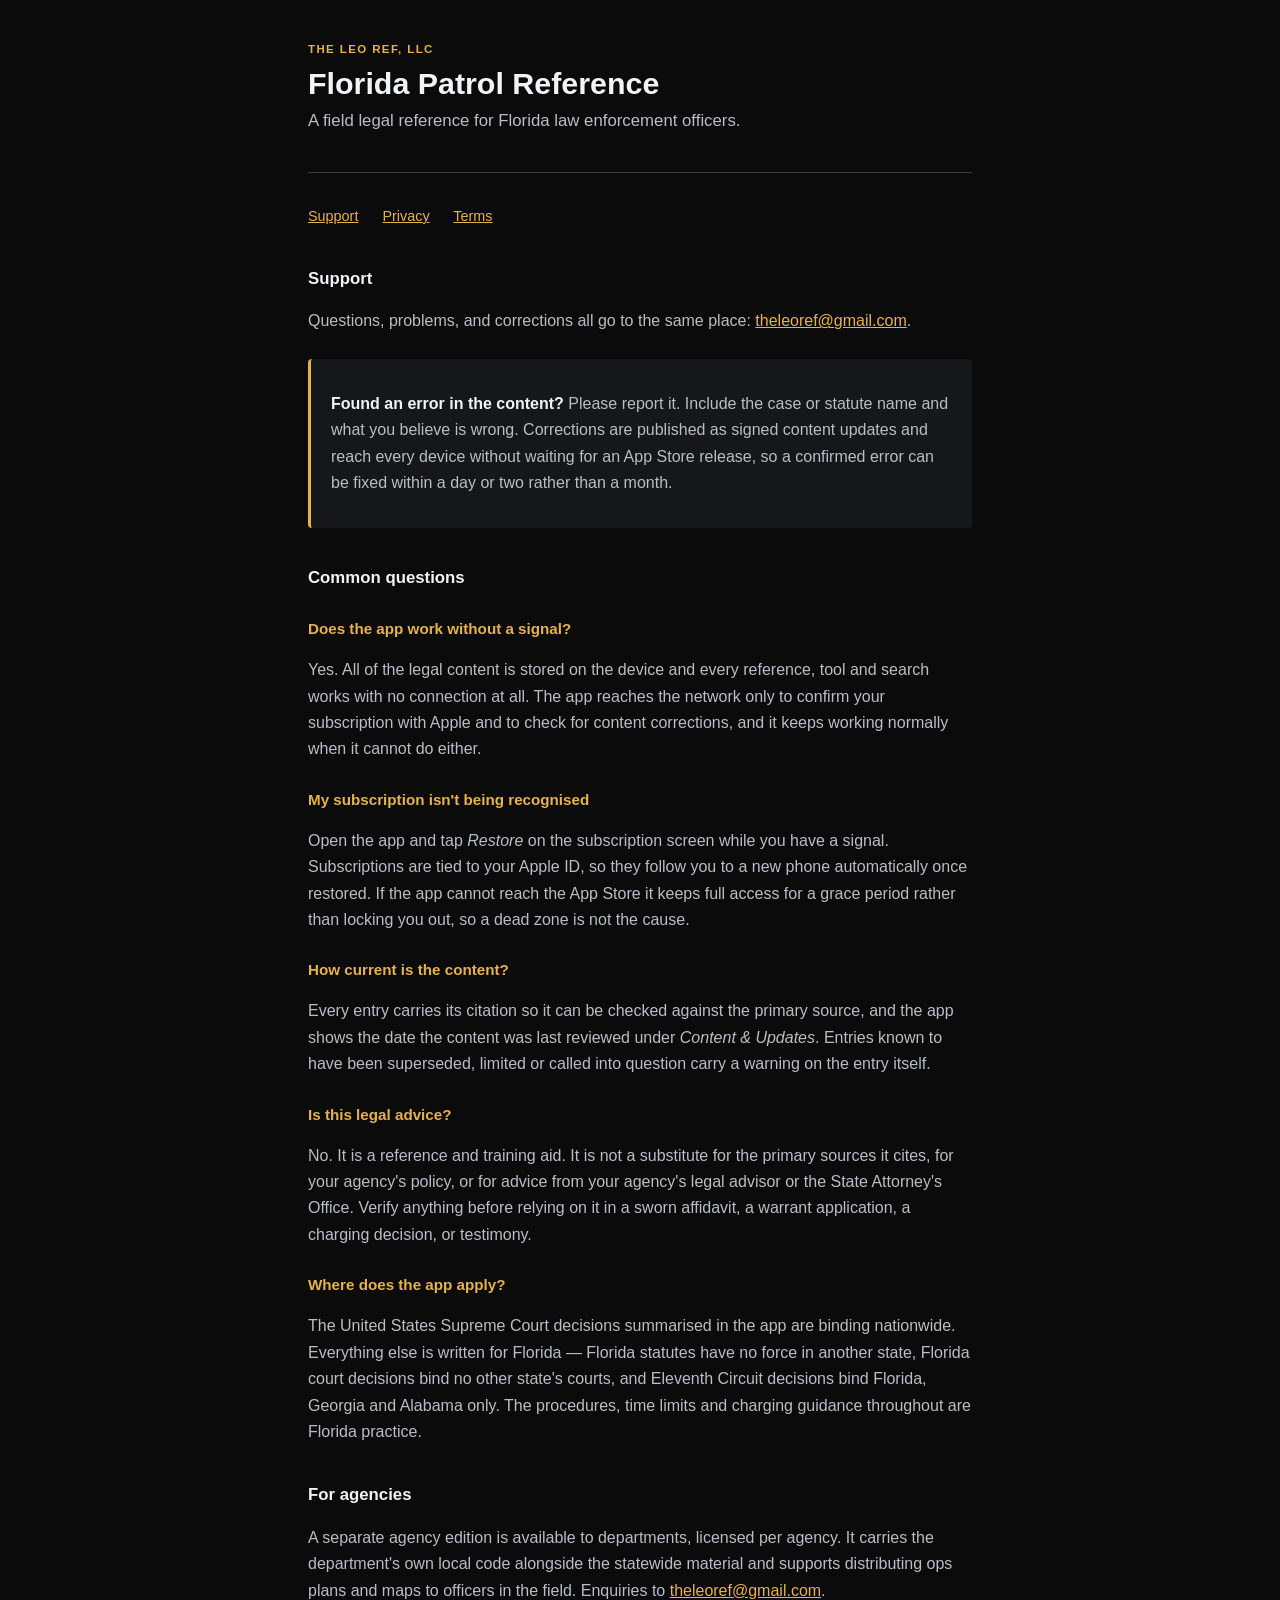
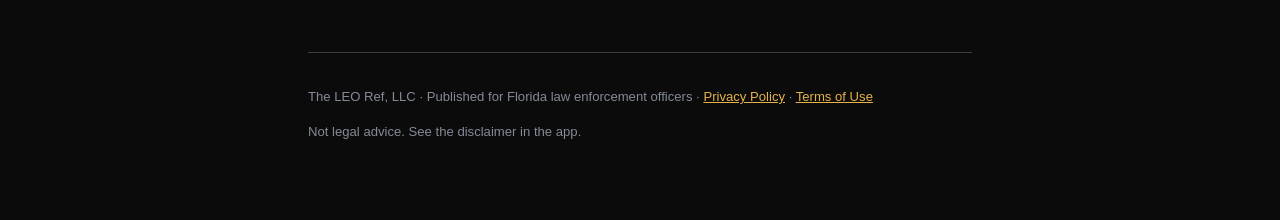
<file: index.html>
<!doctype html>
<html lang="en">
<head>
<meta charset="utf-8">
<meta name="viewport" content="width=device-width, initial-scale=1">
<title>Florida Patrol Reference — Support</title>
<meta name="description" content="Support for Florida Patrol Reference, a field legal reference app for Florida law enforcement officers.">
<link rel="stylesheet" href="style.css">
</head>
<body>
<div class="wrap">

<header>
  <p class="eyebrow">The LEO Ref, LLC</p>
  <h1>Florida Patrol Reference</h1>
  <p class="lede">A field legal reference for Florida law enforcement officers.</p>
</header>

<nav class="pages">
  <a href="index.html">Support</a>
  <a href="privacy.html">Privacy</a>
  <a href="terms.html">Terms</a>
</nav>

<h2>Support</h2>
<p>
  Questions, problems, and corrections all go to the same place:
  <a href="mailto:theleoref@gmail.com">theleoref@gmail.com</a>.
</p>

<div class="summary">
  <p>
    <strong>Found an error in the content?</strong> Please report it. Include the case
    or statute name and what you believe is wrong. Corrections are published as signed
    content updates and reach every device without waiting for an App Store release,
    so a confirmed error can be fixed within a day or two rather than a month.
  </p>
</div>

<h2>Common questions</h2>

<h3>Does the app work without a signal?</h3>
<p>
  Yes. All of the legal content is stored on the device and every reference, tool and
  search works with no connection at all. The app reaches the network only to confirm
  your subscription with Apple and to check for content corrections, and it keeps
  working normally when it cannot do either.
</p>

<h3>My subscription isn't being recognised</h3>
<p>
  Open the app and tap <em>Restore</em> on the subscription screen while you have a
  signal. Subscriptions are tied to your Apple ID, so they follow you to a new phone
  automatically once restored. If the app cannot reach the App Store it keeps full
  access for a grace period rather than locking you out, so a dead zone is not the
  cause.
</p>

<h3>How current is the content?</h3>
<p>
  Every entry carries its citation so it can be checked against the primary source, and
  the app shows the date the content was last reviewed under <em>Content &amp;
  Updates</em>. Entries known to have been superseded, limited or called into question
  carry a warning on the entry itself.
</p>

<h3>Is this legal advice?</h3>
<p>
  No. It is a reference and training aid. It is not a substitute for the primary sources
  it cites, for your agency's policy, or for advice from your agency's legal advisor or
  the State Attorney's Office. Verify anything before relying on it in a sworn affidavit,
  a warrant application, a charging decision, or testimony.
</p>

<h3>Where does the app apply?</h3>
<p>
  The United States Supreme Court decisions summarised in the app are binding
  nationwide. Everything else is written for Florida — Florida statutes have no force in
  another state, Florida court decisions bind no other state's courts, and Eleventh
  Circuit decisions bind Florida, Georgia and Alabama only. The procedures, time limits
  and charging guidance throughout are Florida practice.
</p>

<h2>For agencies</h2>
<p>
  A separate agency edition is available to departments, licensed per agency. It carries
  the department's own local code alongside the statewide material and supports
  distributing ops plans and maps to officers in the field. Enquiries to
  <a href="mailto:theleoref@gmail.com">theleoref@gmail.com</a>.
</p>

<footer>
  <p>
    The LEO Ref, LLC · Published for Florida law enforcement officers ·
    <a href="privacy.html">Privacy Policy</a> ·
    <a href="terms.html">Terms of Use</a>
  </p>
  <p>Not legal advice. See the disclaimer in the app.</p>
</footer>

</div>
</body>
</html>
</file>
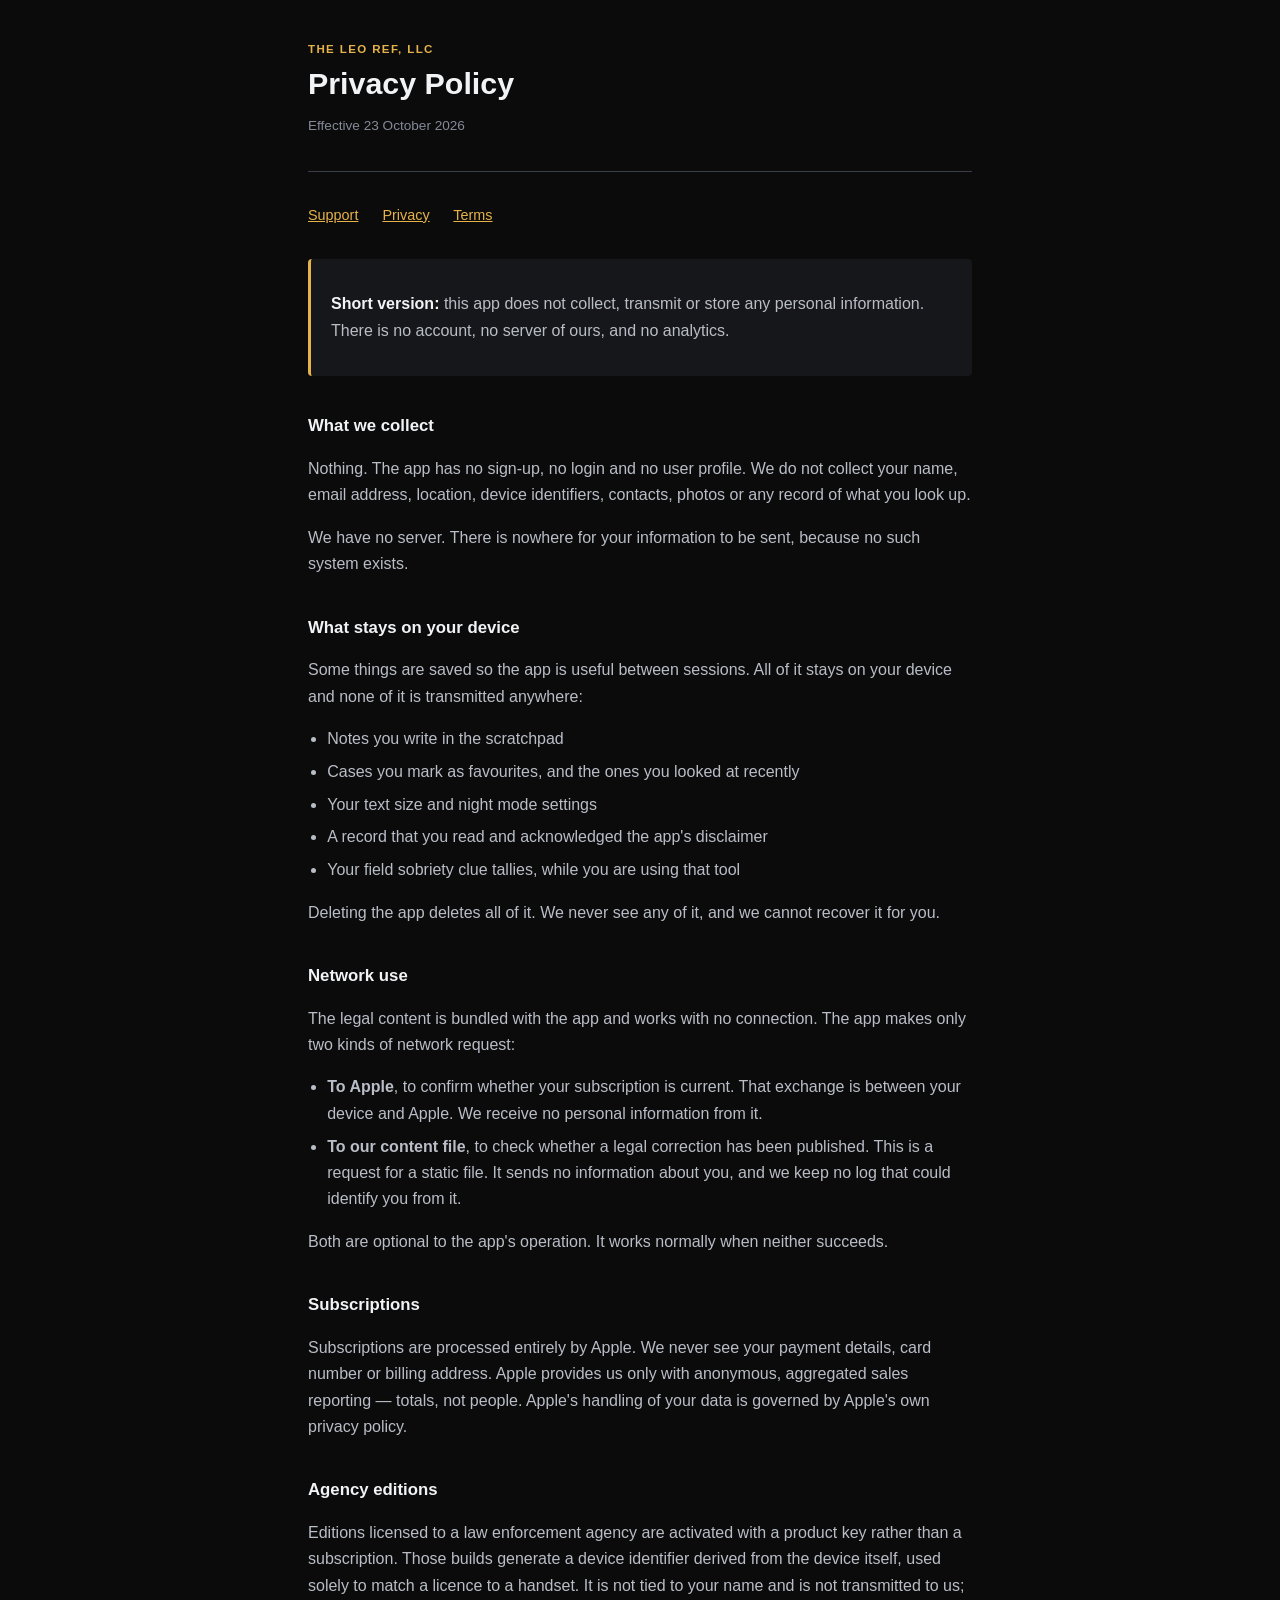
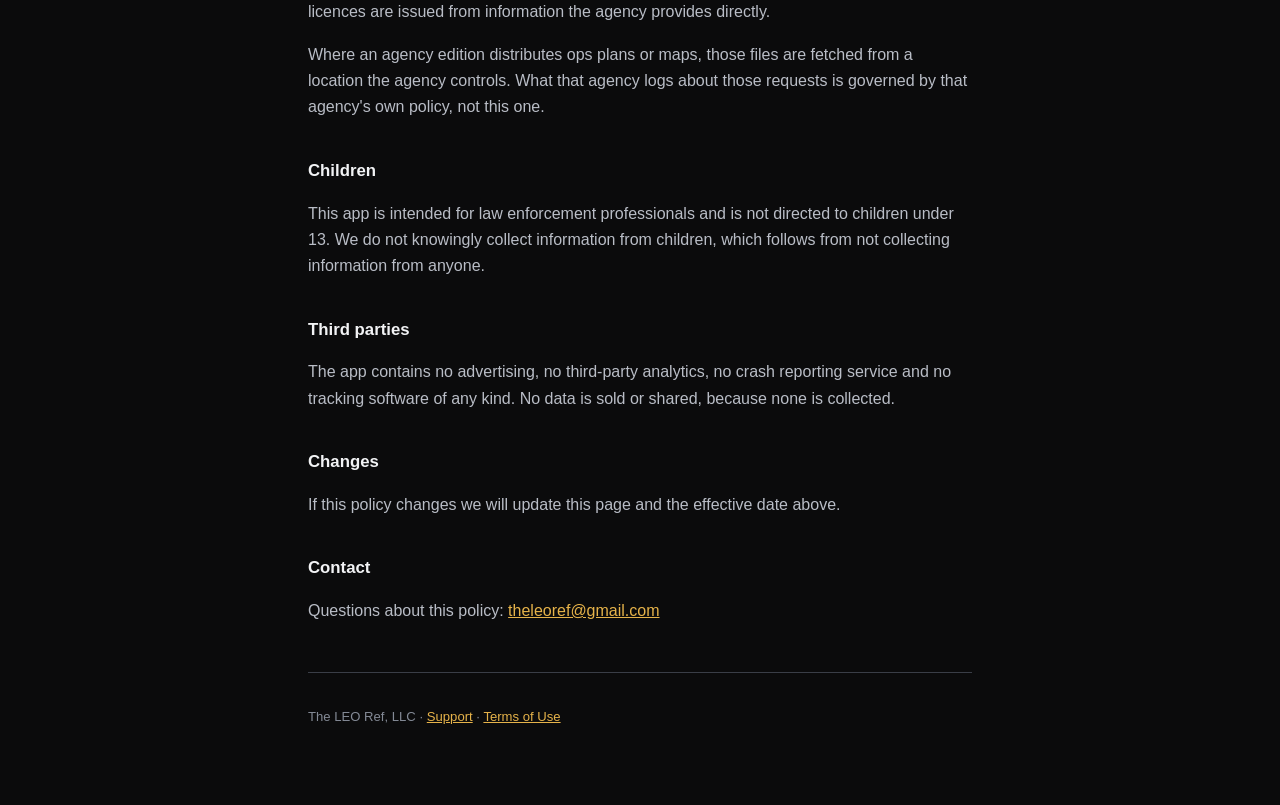
<file: privacy.html>
<!doctype html>
<html lang="en">
<head>
<meta charset="utf-8">
<meta name="viewport" content="width=device-width, initial-scale=1">
<title>Privacy Policy — Florida Patrol Reference</title>
<meta name="description" content="Privacy policy for Florida Patrol Reference. The app collects no personal information.">
<link rel="stylesheet" href="style.css">
</head>
<body>
<div class="wrap">

<header>
  <p class="eyebrow">The LEO Ref, LLC</p>
  <h1>Privacy Policy</h1>
  <p class="date">Effective 23 October 2026</p>
</header>

<nav class="pages">
  <a href="index.html">Support</a>
  <a href="privacy.html">Privacy</a>
  <a href="terms.html">Terms</a>
</nav>

<div class="summary">
  <p>
    <strong>Short version:</strong> this app does not collect, transmit or store any
    personal information. There is no account, no server of ours, and no analytics.
  </p>
</div>

<h2>What we collect</h2>
<p>
  Nothing. The app has no sign-up, no login and no user profile. We do not collect your
  name, email address, location, device identifiers, contacts, photos or any record of
  what you look up.
</p>
<p>
  We have no server. There is nowhere for your information to be sent, because no such
  system exists.
</p>

<h2>What stays on your device</h2>
<p>
  Some things are saved so the app is useful between sessions. All of it stays on your
  device and none of it is transmitted anywhere:
</p>
<ul>
  <li>Notes you write in the scratchpad</li>
  <li>Cases you mark as favourites, and the ones you looked at recently</li>
  <li>Your text size and night mode settings</li>
  <li>A record that you read and acknowledged the app's disclaimer</li>
  <li>Your field sobriety clue tallies, while you are using that tool</li>
</ul>
<p>
  Deleting the app deletes all of it. We never see any of it, and we cannot recover it
  for you.
</p>

<h2>Network use</h2>
<p>
  The legal content is bundled with the app and works with no connection. The app makes
  only two kinds of network request:
</p>
<ul>
  <li>
    <strong>To Apple</strong>, to confirm whether your subscription is current. That
    exchange is between your device and Apple. We receive no personal information from
    it.
  </li>
  <li>
    <strong>To our content file</strong>, to check whether a legal correction has been
    published. This is a request for a static file. It sends no information about you,
    and we keep no log that could identify you from it.
  </li>
</ul>
<p>
  Both are optional to the app's operation. It works normally when neither succeeds.
</p>

<h2>Subscriptions</h2>
<p>
  Subscriptions are processed entirely by Apple. We never see your payment details, card
  number or billing address. Apple provides us only with anonymous, aggregated sales
  reporting — totals, not people. Apple's handling of your data is governed by Apple's
  own privacy policy.
</p>

<h2>Agency editions</h2>
<p>
  Editions licensed to a law enforcement agency are activated with a product key rather
  than a subscription. Those builds generate a device identifier derived from the device
  itself, used solely to match a licence to a handset. It is not tied to your name and is
  not transmitted to us; licences are issued from information the agency provides
  directly.
</p>
<p>
  Where an agency edition distributes ops plans or maps, those files are fetched from a
  location the agency controls. What that agency logs about those requests is governed by
  that agency's own policy, not this one.
</p>

<h2>Children</h2>
<p>
  This app is intended for law enforcement professionals and is not directed to children
  under 13. We do not knowingly collect information from children, which follows from not
  collecting information from anyone.
</p>

<h2>Third parties</h2>
<p>
  The app contains no advertising, no third-party analytics, no crash reporting service
  and no tracking software of any kind. No data is sold or shared, because none is
  collected.
</p>

<h2>Changes</h2>
<p>
  If this policy changes we will update this page and the effective date above.
</p>

<h2>Contact</h2>
<p>
  Questions about this policy: <a href="mailto:theleoref@gmail.com">theleoref@gmail.com</a>
</p>

<footer>
  <p>
    The LEO Ref, LLC ·
    <a href="index.html">Support</a> ·
    <a href="terms.html">Terms of Use</a>
  </p>
</footer>

</div>
</body>
</html>
</file>
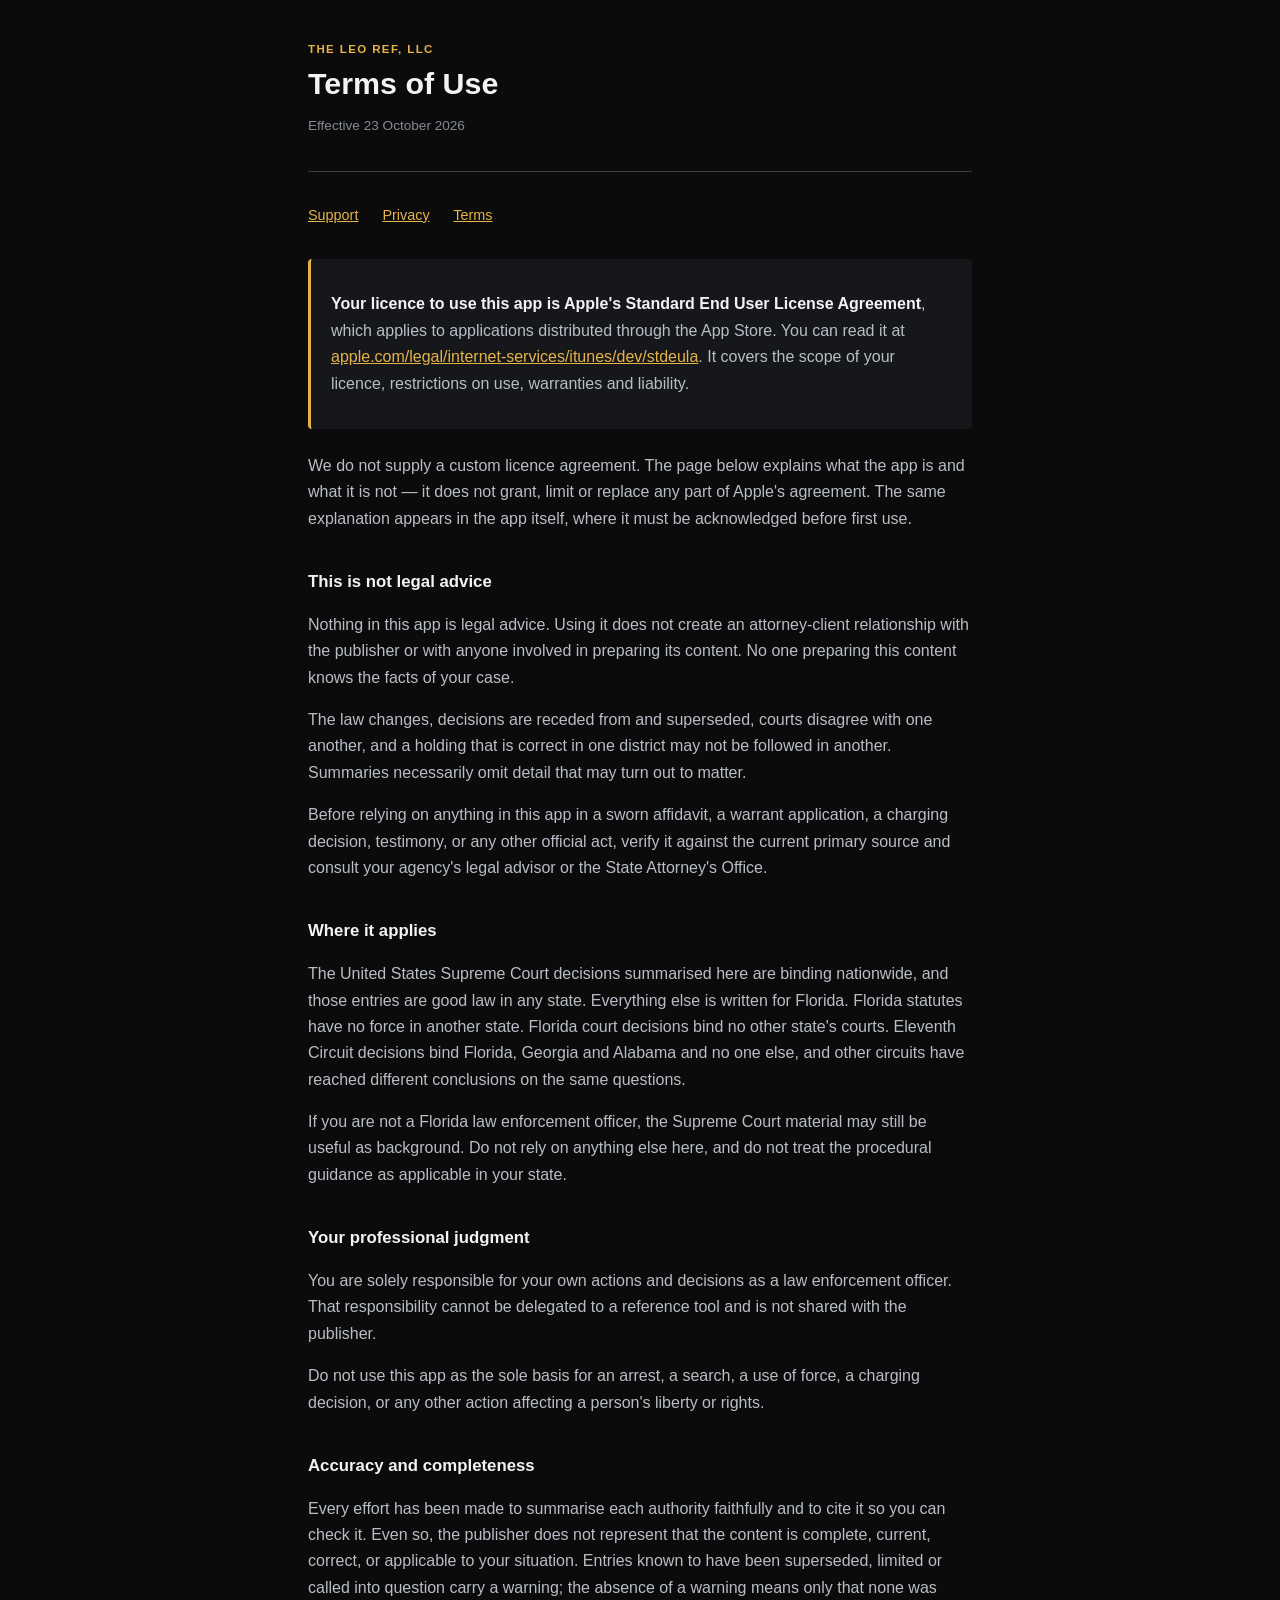
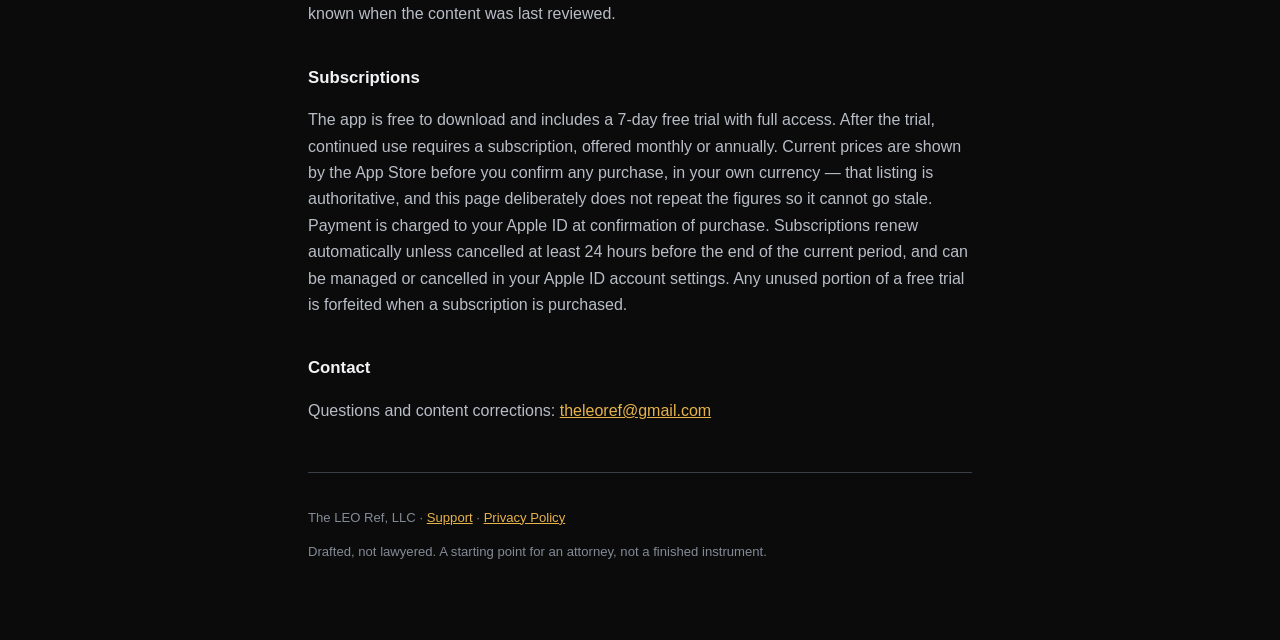
<file: terms.html>
<!doctype html>
<html lang="en">
<head>
<meta charset="utf-8">
<meta name="viewport" content="width=device-width, initial-scale=1">
<title>Terms of Use — Florida Patrol Reference</title>
<meta name="description" content="Terms of use for Florida Patrol Reference. The licence is Apple's Standard End User License Agreement.">
<link rel="stylesheet" href="style.css">
</head>
<body>
<div class="wrap">

<header>
  <p class="eyebrow">The LEO Ref, LLC</p>
  <h1>Terms of Use</h1>
  <p class="date">Effective 23 October 2026</p>
</header>

<nav class="pages">
  <a href="index.html">Support</a>
  <a href="privacy.html">Privacy</a>
  <a href="terms.html">Terms</a>
</nav>

<div class="summary">
  <p>
    <strong>Your licence to use this app is Apple's Standard End User License
    Agreement</strong>, which applies to applications distributed through the App Store.
    You can read it at
    <a href="https://www.apple.com/legal/internet-services/itunes/dev/stdeula/">apple.com/legal/internet-services/itunes/dev/stdeula</a>.
    It covers the scope of your licence, restrictions on use, warranties and liability.
  </p>
</div>

<p>
  We do not supply a custom licence agreement. The page below explains what the app is
  and what it is not — it does not grant, limit or replace any part of Apple's agreement.
  The same explanation appears in the app itself, where it must be acknowledged before
  first use.
</p>

<h2>This is not legal advice</h2>
<p>
  Nothing in this app is legal advice. Using it does not create an attorney-client
  relationship with the publisher or with anyone involved in preparing its content. No one
  preparing this content knows the facts of your case.
</p>
<p>
  The law changes, decisions are receded from and superseded, courts disagree with one
  another, and a holding that is correct in one district may not be followed in another.
  Summaries necessarily omit detail that may turn out to matter.
</p>
<p>
  Before relying on anything in this app in a sworn affidavit, a warrant application, a
  charging decision, testimony, or any other official act, verify it against the current
  primary source and consult your agency's legal advisor or the State Attorney's Office.
</p>

<h2>Where it applies</h2>
<p>
  The United States Supreme Court decisions summarised here are binding nationwide, and
  those entries are good law in any state. Everything else is written for Florida.
  Florida statutes have no force in another state. Florida court decisions bind no other
  state's courts. Eleventh Circuit decisions bind Florida, Georgia and Alabama and no one
  else, and other circuits have reached different conclusions on the same questions.
</p>
<p>
  If you are not a Florida law enforcement officer, the Supreme Court material may still
  be useful as background. Do not rely on anything else here, and do not treat the
  procedural guidance as applicable in your state.
</p>

<h2>Your professional judgment</h2>
<p>
  You are solely responsible for your own actions and decisions as a law enforcement
  officer. That responsibility cannot be delegated to a reference tool and is not shared
  with the publisher.
</p>
<p>
  Do not use this app as the sole basis for an arrest, a search, a use of force, a
  charging decision, or any other action affecting a person's liberty or rights.
</p>

<h2>Accuracy and completeness</h2>
<p>
  Every effort has been made to summarise each authority faithfully and to cite it so you
  can check it. Even so, the publisher does not represent that the content is complete,
  current, correct, or applicable to your situation. Entries known to have been
  superseded, limited or called into question carry a warning; the absence of a warning
  means only that none was known when the content was last reviewed.
</p>

<h2>Subscriptions</h2>
<p>
  The app is free to download and includes a 7-day free trial with full access. After the
  trial, continued use requires a subscription, offered monthly or annually. Current
  prices are shown by the App Store before you confirm any purchase, in your own
  currency — that listing is authoritative, and this page deliberately does not repeat
  the figures so it cannot go stale. Payment is charged to your Apple ID at
  confirmation of purchase. Subscriptions renew automatically unless cancelled at least
  24 hours before the end of the current period, and can be managed or cancelled in your
  Apple ID account settings. Any unused portion of a free trial is forfeited when a
  subscription is purchased.
</p>

<h2>Contact</h2>
<p>
  Questions and content corrections:
  <a href="mailto:theleoref@gmail.com">theleoref@gmail.com</a>
</p>

<footer>
  <p>
    The LEO Ref, LLC ·
    <a href="index.html">Support</a> ·
    <a href="privacy.html">Privacy Policy</a>
  </p>
  <p>Drafted, not lawyered. A starting point for an attorney, not a finished instrument.</p>
</footer>

</div>
</body>
</html>
</file>
<file: style.css>
/* The LEO Ref — shared styling.
   Dark to match the app, no frameworks, no external requests, no fonts to
   fetch. Three pages do not need a build step. */
:root {
  --bg: #0b0b0c;
  --bg-alt: #16171a;
  --card: #212329;
  --border: #3a3e47;
  --text: #f2f3f5;
  --muted: #b9bdc6;
  --faint: #848a96;
  --accent: #e6b34a;
}
* { box-sizing: border-box; }
html { -webkit-text-size-adjust: 100%; }
body {
  margin: 0;
  background: var(--bg);
  color: var(--text);
  font: 16px/1.65 -apple-system, BlinkMacSystemFont, "Segoe UI", Roboto, Helvetica, Arial, sans-serif;
}
.wrap { max-width: 44rem; margin: 0 auto; padding: 2.5rem 1.25rem 4rem; }
header { border-bottom: 1px solid var(--border); padding-bottom: 1.25rem; margin-bottom: 2rem; }
.eyebrow {
  color: var(--accent);
  font-size: 0.72rem;
  font-weight: 700;
  letter-spacing: 0.12em;
  text-transform: uppercase;
  margin: 0 0 0.35rem;
}
h1 { font-size: 1.9rem; line-height: 1.2; margin: 0 0 0.4rem; font-weight: 800; }
h2 {
  font-size: 1.05rem;
  margin: 2.25rem 0 0.6rem;
  font-weight: 700;
  color: var(--text);
}
h3 { font-size: 0.95rem; margin: 1.5rem 0 0.4rem; font-weight: 700; color: var(--accent); }
p, li { color: var(--muted); }
a { color: var(--accent); }
a:hover { color: #f0c870; }
.lede { font-size: 1.05rem; color: var(--muted); margin-top: 0; }
.card {
  background: var(--card);
  border: 1px solid var(--border);
  border-radius: 10px;
  padding: 1.1rem 1.25rem;
  margin: 1.25rem 0;
}
.card p:first-child { margin-top: 0; }
.card p:last-child { margin-bottom: 0; }
.summary {
  background: var(--bg-alt);
  border-left: 3px solid var(--accent);
  border-radius: 4px;
  padding: 1rem 1.25rem;
  margin: 1.5rem 0;
}
.summary strong { color: var(--text); }
nav.pages { margin: 0 0 2rem; font-size: 0.9rem; }
nav.pages a { margin-right: 1.25rem; }
footer {
  border-top: 1px solid var(--border);
  margin-top: 3rem;
  padding-top: 1.25rem;
  color: var(--faint);
  font-size: 0.82rem;
}
footer p { color: var(--faint); }
code {
  background: var(--bg-alt);
  border: 1px solid var(--border);
  border-radius: 4px;
  padding: 0.1rem 0.35rem;
  font-size: 0.88em;
}
.date { color: var(--faint); font-size: 0.85rem; }
ul { padding-left: 1.2rem; }
li { margin-bottom: 0.4rem; }
@media (max-width: 30rem) {
  .wrap { padding: 1.75rem 1rem 3rem; }
  h1 { font-size: 1.55rem; }
}
</file>
